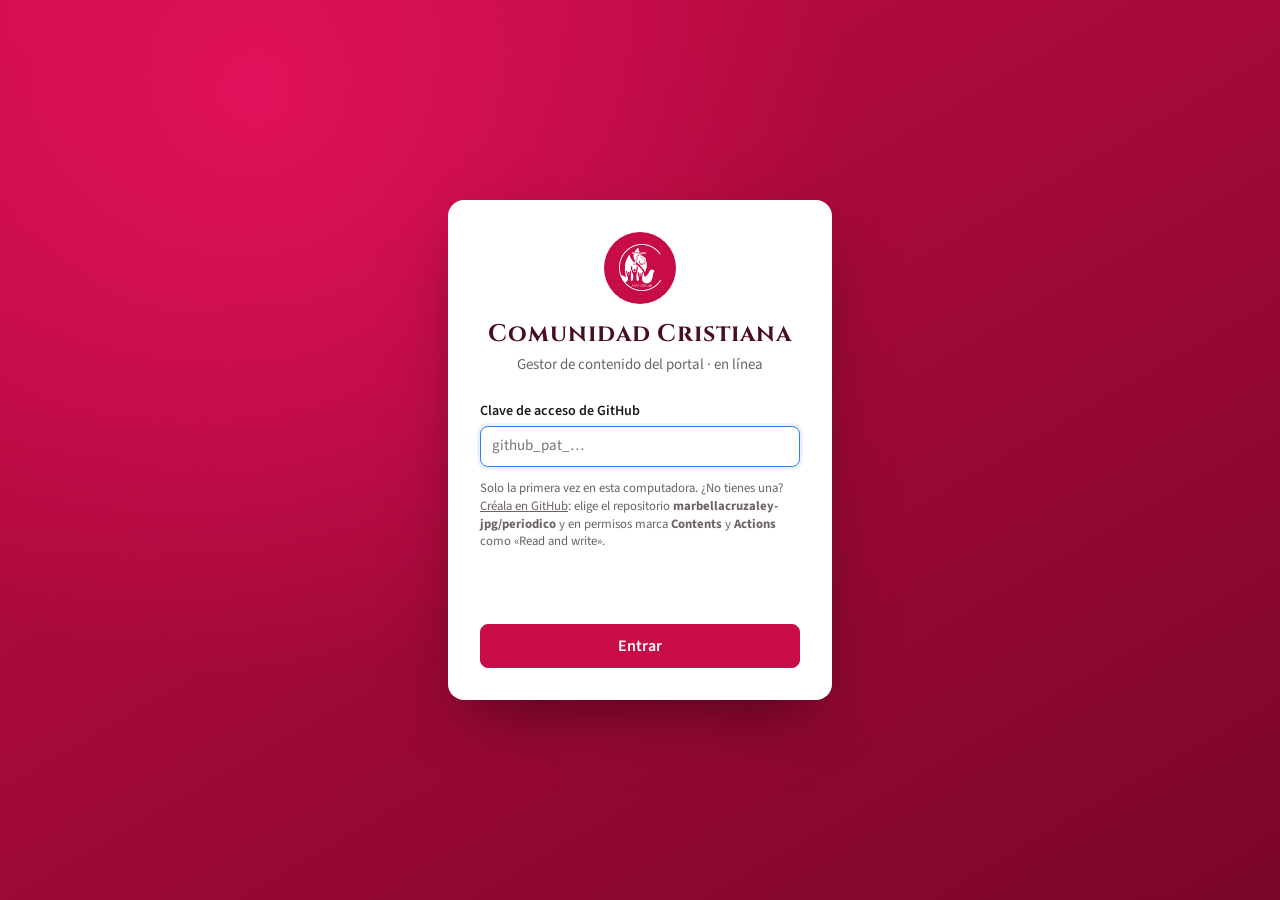
<file: admin/index.html>
<!doctype html>
<html lang="es">
<head>
<meta charset="utf-8">
<meta name="viewport" content="width=device-width, initial-scale=1">
<title>Gestor · Comunidad Cristiana</title>
<link rel="icon" type="image/png" href="../img/emblema-comunidad-cristiana.png">
<meta name="robots" content="noindex">
<link rel="preconnect" href="https://fonts.googleapis.com">
<link rel="preconnect" href="https://fonts.gstatic.com" crossorigin>
<link rel="stylesheet" href="https://fonts.googleapis.com/css2?family=Cinzel:wght@700&family=Literata:opsz,wght@7..72,700&family=Source+Sans+3:wght@400;500;600;700&display=swap">
<link rel="stylesheet" href="../admin/admin.css">
</head>
<body class="modo-visual">

<!-- ============ ENTRADA ============ -->
<div id="entrar" class="entrar" hidden>
  <div class="entrar-tarjeta">
    <div class="entrar-sello"><img src="../img/emblema-comunidad-cristiana.png" alt=""></div>
    <h1>Comunidad Cristiana</h1>
    <p>Gestor de contenido del portal</p>
    <form id="form-entrar">
      <div class="campo">
        <label for="usuario">Usuario</label>
        <input id="usuario" class="entrada" type="text" autocomplete="username" autocapitalize="none" spellcheck="false" required>
      </div>
      <div class="campo">
        <label for="clave">Contraseña</label>
        <input id="clave" class="entrada" type="password" autocomplete="current-password" required>
      </div>
      <p id="entrar-error" class="entrar-error" role="alert"></p>
      <button class="btn btn-primario" type="submit">Entrar</button>
    </form>
  </div>
</div>

<!-- ============ GESTOR ============ -->
<div id="app" class="app" hidden>
  <header class="barra">
    <a class="marca" href="../admin/">
      <span class="marca-sello"><img src="../img/emblema-comunidad-cristiana.png" alt=""></span>
      <span><strong>Comunidad Cristiana</strong><span>Gestor de contenido</span></span>
    </a>
    <div class="modos" role="group" aria-label="Modo de edición">
      <button type="button" data-modo="visual" aria-pressed="true" title="Formulario con la página al lado: haz clic en la página para editar">
        <svg class="ico" viewBox="0 0 24 24"><rect x="3" y="4" width="18" height="16" rx="2"/><path d="M10 4v16"/></svg>Visual</button>
      <button type="button" data-modo="contenido" aria-pressed="false" title="Solo el formulario, a pantalla completa">
        <svg class="ico" viewBox="0 0 24 24"><path d="M4 6h16M4 12h16M4 18h10"/></svg>Contenido</button>
    </div>
    <div class="acciones">
      <p id="estado" class="estado" role="status"><span>Todo guardado</span></p>
      <button type="button" id="deshacer" class="btn btn-fantasma btn-icono" title="Deshacer (Ctrl+Z)" aria-label="Deshacer" disabled>
        <svg class="ico" viewBox="0 0 24 24"><path d="M9 14L4 9l5-5"/><path d="M4 9h11a5 5 0 0 1 0 10h-3"/></svg></button>
      <button type="button" id="rehacer" class="btn btn-fantasma btn-icono" title="Rehacer (Ctrl+Y)" aria-label="Rehacer" disabled>
        <svg class="ico" viewBox="0 0 24 24"><path d="M15 14l5-5-5-5"/><path d="M20 9H9a5 5 0 0 0 0 10h3"/></svg></button>
      <button type="button" id="btn-historial" class="btn btn-fantasma" title="Versiones guardadas">
        <svg class="ico" viewBox="0 0 24 24"><path d="M3 12a9 9 0 1 0 3-6.7L3 8"/><path d="M3 3v5h5M12 7v5l3 2"/></svg><span class="texto-opcional">Historial</span></button>
      <a href="../" target="_blank" rel="noopener" class="btn btn-fantasma" title="Abrir el sitio publicado">
        <svg class="ico" viewBox="0 0 24 24"><path d="M14 4h6v6M20 4l-9 9M18 14v5a1 1 0 0 1-1 1H5a1 1 0 0 1-1-1V7a1 1 0 0 1 1-1h5"/></svg><span class="texto-opcional">Ver sitio</span></a>
      <button type="button" id="guardar" class="btn btn-primario" title="Guardar y publicar (Ctrl+S)">
        <svg class="ico" viewBox="0 0 24 24"><path d="M5 12l5 5L20 7"/></svg>Guardar y publicar</button>
      <button type="button" id="salir" class="btn btn-fantasma btn-icono" title="Cerrar sesión" aria-label="Cerrar sesión">
        <svg class="ico" viewBox="0 0 24 24"><path d="M15 4h4a1 1 0 0 1 1 1v14a1 1 0 0 1-1 1h-4M10 17l5-5-5-5M15 12H3"/></svg></button>
    </div>
  </header>

  <nav id="secciones" class="secciones" aria-label="Secciones de la página"></nav>

  <main id="panel" class="panel"><div id="panel-interior" class="panel-interior"></div></main>

  <section class="vista" aria-label="Vista previa">
    <div class="vista-barra">
      <div class="modos" role="group" aria-label="Tamaño de la vista previa">
        <button type="button" data-dispositivo="escritorio" aria-pressed="true">Escritorio</button>
        <button type="button" data-dispositivo="celular" aria-pressed="false">Celular</button>
      </div>
      <span class="vista-pista"><svg class="ico" viewBox="0 0 24 24"><path d="M9 3l10 10-4 1 3 6-2 1-3-6-4 3z"/></svg>Clic en la página para editar · doble clic para escribir</span>
    </div>
    <div id="vista-marco" class="vista-marco">
      <iframe id="vista-1" class="activo" title="Vista previa de la página"></iframe>
      <iframe id="vista-2" title="Vista previa de la página" aria-hidden="true"></iframe>
    </div>
  </section>
</div>

<!-- ============ DIÁLOGOS ============ -->
<dialog id="dlg-biblioteca">
  <div class="dialogo-cabeza">
    <h2>Elegir una imagen</h2>
    <label class="btn btn-chico subir">Subir nueva<input type="file" id="biblioteca-subir" accept="image/jpeg,image/png,image/webp,image/gif"></label>
    <button type="button" class="btn btn-chico" data-cerrar>Cerrar</button>
  </div>
  <div class="dialogo-cuerpo"><div id="biblioteca" class="biblioteca"></div></div>
</dialog>

<dialog id="dlg-historial">
  <div class="dialogo-cabeza">
    <h2>Versiones guardadas</h2>
    <button type="button" class="btn btn-chico" data-cerrar>Cerrar</button>
  </div>
  <div class="dialogo-cuerpo">
    <p class="ayuda" style="margin-top:0">Cada vez que guardas, la versión anterior queda aquí. Al cargar una, la puedes revisar antes de volver a guardar.</p>
    <ol id="versiones" class="versiones"></ol>
  </div>
</dialog>

<div id="avisos" class="avisos" aria-live="polite"></div>

<script src="../cms/plantilla.js"></script>
<script src="../admin/esquema.js"></script>
<script src="../admin/github.js"></script>
<script src="../admin/admin.js"></script>
</body>
</html>
</file>
<file: admin/admin.css>
/* Gestor de contenido · Comunidad Cristiana */
:root {
  --fondo: #F4F1F2; --panel: #FFFFFF; --superficie: #F8F6F7; --tinta: #1F1A1C; --suave: #6B6367; --linea: #E4DEE0; --linea-fuerte: #CFC6CA;
  --carmesi: #C80C47; --carmesi-hover: #A80A3C; --carmesi-texto: #B00B3F; --rosa: #FBE8EE; --teal: #5C7B7E; --teal-texto: #4B686B;
  --azul: #2F80ED; --azul-suave: #EAF2FD; --verde: #1E8E5A; --ambar: #C27C0E; --rojo: #C62828;
  --radio: 10px; --sombra: 0 1px 2px rgba(40, 20, 28, .06), 0 4px 14px -6px rgba(40, 20, 28, .12);
  --font: "Source Sans 3", "Segoe UI", system-ui, sans-serif; --font-titulo: "Literata", Georgia, serif;
  color-scheme: light;
}
* { box-sizing: border-box; }
html, body { height: 100%; margin: 0; }
body { background: var(--fondo); color: var(--tinta); font: 15px/1.5 var(--font); -webkit-font-smoothing: antialiased; }
button, input, textarea, select { font: inherit; color: inherit; }
button { cursor: pointer; }
[hidden] { display: none !important; }
:focus-visible { outline: 2px solid var(--azul); outline-offset: 2px; }
svg.ico { width: 18px; height: 18px; flex-shrink: 0; fill: none; stroke: currentColor; stroke-width: 2; stroke-linecap: round; stroke-linejoin: round; }

/* ---------- Botones ---------- */
.btn { display: inline-flex; align-items: center; justify-content: center; gap: .4rem; min-height: 2.25rem; padding: .35rem .85rem; border: 1px solid var(--linea-fuerte);
  border-radius: 8px; background: var(--panel); font-weight: 600; font-size: .9rem; text-decoration: none; white-space: nowrap; transition: background .15s, border-color .15s, color .15s; }
.btn:hover { border-color: var(--tinta); }
.btn:disabled { opacity: .45; cursor: default; }
.btn-primario { background: var(--carmesi); border-color: var(--carmesi); color: #fff; }
.btn-primario:hover { background: var(--carmesi-hover); border-color: var(--carmesi-hover); }
.btn-fantasma { border-color: transparent; background: transparent; }
.btn-fantasma:hover { background: var(--superficie); border-color: var(--linea); }
.btn-chico { min-height: 1.9rem; padding: .2rem .6rem; font-size: .85rem; }
.btn-icono { width: 2.25rem; padding: 0; }
.btn-peligro:hover { color: var(--rojo); border-color: var(--rojo); background: #FDECEC; }

/* ---------- Entrada ---------- */
.entrar { min-height: 100%; display: grid; place-items: center; padding: 1.5rem;
  background: radial-gradient(circle at 20% 10%, #E0115A 0, transparent 45%), linear-gradient(150deg, var(--carmesi), #7A0629); }
.entrar-tarjeta { width: min(24rem, 100%); background: var(--panel); border-radius: 16px; padding: 2rem; box-shadow: 0 24px 60px -20px rgba(0, 0, 0, .5); text-align: center; }
.entrar-sello { width: 4.5rem; height: 4.5rem; margin: 0 auto 1rem; border-radius: 50%; background: var(--carmesi); display: grid; place-items: center; }
.entrar-sello img { height: 2.9rem; }
.entrar h1 { margin: 0; font: 700 1.5rem/1.2 "Cinzel", Georgia, serif; letter-spacing: .04em; color: #4A0C22; }
.entrar p { margin: .35rem 0 1.5rem; color: var(--suave); }
.entrar form { display: flex; flex-direction: column; gap: .75rem; text-align: left; }
.entrar .btn { min-height: 2.75rem; font-size: 1rem; }
.entrar-error { color: var(--rojo); font-size: .9rem; min-height: 1.35em; margin: 0; }
.entrar .entrar-ayuda { margin: .5rem 0 0; font-size: .8rem; line-height: 1.4; }
.entrar-ayuda a { color: inherit; text-decoration: underline; }

/* ---------- Campos ---------- */
.campo { display: flex; flex-direction: column; gap: .3rem; min-width: 0; }
.campo > label, .etiqueta-campo { font-weight: 600; font-size: .88rem; }
.ayuda { font-size: .8rem; color: var(--suave); line-height: 1.35; }
.entrada { width: 100%; min-height: 2.5rem; padding: .5rem .7rem; border: 1px solid var(--linea-fuerte); border-radius: 8px; background: var(--panel); transition: border-color .15s, box-shadow .15s; }
.entrada:hover { border-color: #A89DA2; }
.entrada:focus { outline: none; border-color: var(--azul); box-shadow: 0 0 0 3px var(--azul-suave); }
textarea.entrada { resize: vertical; min-height: 4.5rem; line-height: 1.45; }
.entrada-enlace { padding-left: 2rem; background: var(--panel) url("data:image/svg+xml,%3Csvg xmlns='http://www.w3.org/2000/svg' width='16' height='16' viewBox='0 0 24 24' fill='none' stroke='%236B6367' stroke-width='2' stroke-linecap='round'%3E%3Cpath d='M10 14a4 4 0 0 0 5.7 0l3-3a4 4 0 0 0-5.7-5.7l-1 1M14 10a4 4 0 0 0-5.7 0l-3 3a4 4 0 0 0 5.7 5.7l1-1'/%3E%3C/svg%3E") no-repeat .6rem center; font-size: .9rem; }
.destello { animation: destello 1.2s ease-out; }
@keyframes destello { 0%, 30% { box-shadow: 0 0 0 4px rgba(47, 128, 237, .35); border-color: var(--azul); } }
.rejilla { display: grid; grid-template-columns: 1fr 1fr; gap: 1rem .9rem; }
.rejilla > .completo { grid-column: 1 / -1; }
.titulo-grupo { grid-column: 1 / -1; margin: .9rem 0 -.25rem; padding-top: .9rem; border-top: 1px solid var(--linea); font-size: .75rem; font-weight: 700; letter-spacing: .1em; text-transform: uppercase; color: var(--teal-texto); }
.titulo-grupo:first-child { margin-top: 0; padding-top: 0; border-top: 0; }

/* Barra de formato del texto con enlaces */
.formato { display: flex; gap: .25rem; align-items: center; }
.formato button { min-height: 1.75rem; padding: 0 .5rem; border: 1px solid var(--linea); border-radius: 6px; background: var(--superficie); font-size: .8rem; font-weight: 700; }
.formato button:hover { border-color: var(--tinta); }
.formato span { margin-left: auto; font-size: .75rem; color: var(--suave); }

/* Interruptor */
.interruptor { display: flex; align-items: center; gap: .65rem; cursor: pointer; font-weight: 600; font-size: .9rem; min-height: 2.25rem; }
.interruptor input { position: absolute; opacity: 0; width: 1px; height: 1px; }
.interruptor .riel { position: relative; width: 2.6rem; height: 1.5rem; flex-shrink: 0; border-radius: 999px; background: #CFC6CA; transition: background .2s; }
.interruptor .riel::after { content: ""; position: absolute; top: 3px; left: 3px; width: calc(1.5rem - 6px); height: calc(1.5rem - 6px); border-radius: 50%; background: #fff; box-shadow: 0 1px 3px rgba(0, 0, 0, .3); transition: transform .2s; }
.interruptor input:checked + .riel { background: var(--verde); }
.interruptor input:checked + .riel::after { transform: translateX(1.1rem); }
.interruptor input:focus-visible + .riel { outline: 2px solid var(--azul); outline-offset: 2px; }
.interruptor-seccion { padding: .6rem .8rem; border-radius: var(--radio); background: var(--superficie); border: 1px solid var(--linea); }

/* Imagen */
.imagen-campo { display: grid; grid-template-columns: 7.5rem 1fr; gap: .8rem; align-items: start; }
.miniatura { position: relative; aspect-ratio: 4 / 3; border-radius: 8px; overflow: hidden; border: 1px dashed var(--linea-fuerte);
  background: repeating-conic-gradient(#EEE9EB 0 25%, #F8F6F7 0 50%) 50% / 14px 14px; display: grid; place-items: center; cursor: pointer; }
.miniatura img { width: 100%; height: 100%; object-fit: contain; }
.miniatura .vacia { font-size: .8rem; color: var(--suave); text-align: center; padding: .4rem; }
.miniatura.arrastrando { border: 2px solid var(--azul); background: var(--azul-suave); }
.miniatura.cargando::after { content: "Subiendo…"; position: absolute; inset: 0; display: grid; place-items: center; background: rgba(255, 255, 255, .85); font-weight: 600; font-size: .85rem; }
.imagen-acciones { display: flex; flex-direction: column; gap: .4rem; min-width: 0; }
.imagen-acciones .fila { display: flex; flex-wrap: wrap; gap: .4rem; }
.ruta-archivo { font-size: .78rem; color: var(--suave); overflow-wrap: anywhere; }
.ruta-archivo summary { cursor: pointer; width: max-content; }
.ruta-archivo .entrada { margin-top: .3rem; min-height: 2rem; font-size: .8rem; }
.subir { position: relative; overflow: hidden; }
.subir input { position: absolute; inset: 0; opacity: 0; cursor: pointer; }

/* PDF */
.pdf-campo { display: flex; align-items: center; gap: .75rem; padding: .65rem .75rem; border: 1px solid var(--linea-fuerte); border-radius: 8px; background: var(--panel); }
.pdf-icono { width: 2.4rem; height: 2.9rem; flex-shrink: 0; border-radius: 4px; background: var(--carmesi); color: #fff; display: grid; place-items: center; font-size: .7rem; font-weight: 700; }
.pdf-nombre { flex: 1; min-width: 0; font-weight: 600; font-size: .9rem; overflow-wrap: anywhere; }
.pdf-campo .fila { display: flex; gap: .4rem; flex-wrap: wrap; }

/* Grupo */
.grupo { border: 1px solid var(--linea); border-radius: var(--radio); padding: .9rem; background: var(--superficie); }
.grupo > legend { padding: 0 .4rem; font-weight: 700; font-size: .9rem; }
.grupo .entrada, .grupo .pdf-campo { background-color: var(--panel); }

/* Lista */
.lista-cabeza { display: flex; align-items: center; justify-content: space-between; gap: .5rem; }
.lista-cabeza .contador { font-weight: 500; color: var(--suave); }
.lista { display: flex; flex-direction: column; gap: .5rem; margin-top: .4rem; }
.tarjeta { border: 1px solid var(--linea); border-radius: var(--radio); background: var(--panel); box-shadow: var(--sombra); transition: border-color .15s; }
.tarjeta.abierta { border-color: var(--linea-fuerte); }
.tarjeta-cabeza { display: flex; align-items: center; gap: .6rem; padding: .45rem .45rem .45rem .7rem; cursor: pointer; border-radius: var(--radio); }
.tarjeta-cabeza:hover { background: var(--superficie); }
.tarjeta-num { width: 1.6rem; height: 1.6rem; flex-shrink: 0; border-radius: 50%; background: var(--rosa); color: var(--carmesi-texto); display: grid; place-items: center; font-size: .75rem; font-weight: 700; }
.tarjeta-mini { width: 2.6rem; height: 2rem; flex-shrink: 0; border-radius: 4px; object-fit: cover; background: var(--superficie); }
.tarjeta-titulo { flex: 1; min-width: 0; font-weight: 600; font-size: .9rem; white-space: nowrap; overflow: hidden; text-overflow: ellipsis; }
.tarjeta-titulo.vacio { color: var(--suave); font-weight: 400; font-style: italic; }
.tarjeta-botones { display: flex; gap: .1rem; opacity: .55; transition: opacity .15s; }
.tarjeta-cabeza:hover .tarjeta-botones, .tarjeta-botones:focus-within, .tarjeta.abierta .tarjeta-botones { opacity: 1; }
.tarjeta-botones .btn { width: 1.9rem; min-height: 1.9rem; padding: 0; border-color: transparent; background: transparent; }
.tarjeta-botones .btn:hover { border-color: var(--linea-fuerte); background: var(--panel); }
.flechita { transition: transform .2s; color: var(--suave); }
.tarjeta.abierta .flechita { transform: rotate(90deg); }
.tarjeta-cuerpo { padding: .4rem .9rem 1rem; border-top: 1px solid var(--linea); }
.lista-vacia { padding: 1rem; text-align: center; border: 1px dashed var(--linea-fuerte); border-radius: var(--radio); color: var(--suave); font-size: .9rem; }
.agregar { width: 100%; border-style: dashed; color: var(--carmesi-texto); }
.agregar:hover { border-color: var(--carmesi); background: var(--rosa); }

/* ---------- Estructura ---------- */
.app { height: 100%; display: grid; grid-template-columns: 15.5rem minmax(0, 1fr); grid-template-rows: auto minmax(0, 1fr); }
.modo-visual .app { grid-template-columns: 15.5rem minmax(22rem, 27rem) minmax(0, 1fr); }
.barra { grid-column: 1 / -1; display: flex; align-items: center; gap: 1rem; padding: .55rem 1rem; background: var(--panel); border-bottom: 1px solid var(--linea); }
.marca { display: flex; align-items: center; gap: .65rem; min-width: 0; text-decoration: none; }
.marca-sello { width: 2.3rem; height: 2.3rem; flex-shrink: 0; border-radius: 8px; background: var(--carmesi); display: grid; place-items: center; }
.marca-sello img { height: 1.5rem; }
.marca strong { display: block; font: 700 .95rem/1.1 "Cinzel", Georgia, serif; letter-spacing: .03em; color: #4A0C22; white-space: nowrap; }
.marca span { display: block; font-size: .78rem; color: var(--suave); }
.modos { display: flex; padding: 3px; border-radius: 9px; background: var(--superficie); border: 1px solid var(--linea); }
.modos button { display: flex; align-items: center; gap: .35rem; padding: .3rem .8rem; border: 0; border-radius: 7px; background: transparent; font-weight: 600; font-size: .88rem; color: var(--suave); }
.modos button[aria-pressed="true"] { background: var(--panel); color: var(--tinta); box-shadow: 0 1px 3px rgba(0, 0, 0, .12); }
.acciones { margin-left: auto; display: flex; align-items: center; gap: .4rem; }
.estado { display: flex; align-items: center; gap: .4rem; margin-right: .3rem; font-size: .85rem; color: var(--suave); white-space: nowrap; }
.estado::before { content: ""; width: .5rem; height: .5rem; border-radius: 50%; background: var(--verde); }
.estado.sucio::before { background: var(--ambar); }
.estado.sucio { color: var(--ambar); font-weight: 600; }

.secciones { overflow-y: auto; padding: .9rem .6rem; background: var(--panel); border-right: 1px solid var(--linea); display: flex; flex-direction: column; gap: 2px; }
.secciones-titulo { margin: .2rem .6rem .4rem; font-size: .7rem; font-weight: 700; letter-spacing: .12em; text-transform: uppercase; color: var(--suave); }
.secciones button { display: flex; align-items: center; gap: .6rem; width: 100%; padding: .5rem .65rem; border: 0; border-radius: 8px; background: transparent; text-align: left; font-weight: 600; font-size: .9rem; color: #3D3639; }
.secciones button:hover { background: var(--superficie); }
.secciones button[aria-current="true"] { background: var(--rosa); color: var(--carmesi-texto); }
.secciones button .oculta { margin-left: auto; font-size: .7rem; font-weight: 600; color: var(--suave); background: var(--superficie); padding: 0 .4rem; border-radius: 4px; }
.consejos { margin-top: auto; padding: .8rem; border-radius: var(--radio); background: var(--azul-suave); font-size: .8rem; line-height: 1.4; color: #24518F; }
.consejos strong { display: block; margin-bottom: .2rem; }
.consejos kbd { font: 600 .72rem var(--font); padding: 0 .3rem; border: 1px solid #A9C6EE; border-radius: 4px; background: #fff; }

.panel { overflow-y: auto; background: var(--fondo); }
.panel-interior { max-width: 46rem; margin: 0 auto; padding: 1.4rem 1.25rem 4rem; }
.modo-visual .panel { background: var(--panel); border-right: 1px solid var(--linea); }
.modo-visual .panel-interior { padding: 1.2rem 1.1rem 4rem; }
.panel-cabeza { margin-bottom: 1.2rem; }
.panel-cabeza h1 { margin: 0; font: 700 1.45rem/1.2 var(--font-titulo); color: #4A0C22; }
.panel-cabeza p { margin: .25rem 0 0; color: var(--suave); }
.panel-cabeza .btn { margin-top: .6rem; }
.tarjeta-seccion { background: var(--panel); border-radius: 14px; padding: 1.2rem; box-shadow: var(--sombra); }
.modo-visual .tarjeta-seccion { padding: 0; box-shadow: none; }
.modo-visual .rejilla { grid-template-columns: 1fr; }
.modo-visual .imagen-campo { grid-template-columns: 6rem 1fr; }

.vista { display: none; min-width: 0; flex-direction: column; background: #DCD5D8; }
.modo-visual .vista { display: flex; }
.vista-barra { display: flex; align-items: center; gap: .6rem; padding: .45rem .8rem; font-size: .82rem; color: var(--suave); background: var(--superficie); border-bottom: 1px solid var(--linea); }
.vista-barra .modos button { padding: .2rem .6rem; font-size: .8rem; }
.vista-pista { margin-left: auto; display: flex; align-items: center; gap: .35rem; }
.vista-marco { position: relative; flex: 1; min-height: 0; margin: 0 auto; width: 100%; transition: width .3s; }
.vista-marco.celular { width: 390px; margin: 1rem auto; border-radius: 24px; overflow: hidden; box-shadow: 0 0 0 10px #1F1A1C, 0 20px 50px -10px rgba(0, 0, 0, .5); }
.vista-marco iframe { position: absolute; inset: 0; width: 100%; height: 100%; border: 0; background: #fff; visibility: hidden; }
.vista-marco iframe.activo { visibility: visible; }

/* ---------- Diálogos ---------- */
dialog { width: min(52rem, calc(100vw - 2rem)); max-height: calc(100vh - 3rem); padding: 0; border: 0; border-radius: 14px; box-shadow: 0 30px 80px -20px rgba(0, 0, 0, .5); }
dialog::backdrop { background: rgba(31, 26, 28, .55); }
.dialogo-cabeza { position: sticky; top: 0; z-index: 1; display: flex; align-items: center; gap: .75rem; padding: .9rem 1.1rem; background: var(--panel); border-bottom: 1px solid var(--linea); }
.dialogo-cabeza h2 { margin: 0; font-size: 1.1rem; }
.dialogo-cabeza .btn:last-child { margin-left: auto; }
.dialogo-cuerpo { padding: 1.1rem; }
.biblioteca { display: grid; grid-template-columns: repeat(auto-fill, minmax(9rem, 1fr)); gap: .75rem; }
.biblioteca button { display: flex; flex-direction: column; gap: .3rem; padding: .4rem; border: 2px solid transparent; border-radius: 10px; background: var(--superficie); text-align: left; }
.biblioteca button:hover { border-color: var(--azul); }
.biblioteca img { width: 100%; aspect-ratio: 4 / 3; object-fit: cover; border-radius: 6px; background: #EEE9EB; }
.biblioteca span { font-size: .75rem; color: var(--suave); overflow-wrap: anywhere; line-height: 1.25; }
.versiones { display: flex; flex-direction: column; }
.versiones li { display: flex; align-items: center; gap: 1rem; padding: .65rem 0; border-bottom: 1px solid var(--linea); }
.versiones li span { flex: 1; }
.versiones ol { margin: 0; padding: 0; list-style: none; }

/* ---------- Avisos ---------- */
.avisos { position: fixed; z-index: 100; left: 50%; bottom: 1.25rem; transform: translateX(-50%); display: flex; flex-direction: column; align-items: center; gap: .5rem; pointer-events: none; }
.aviso { display: flex; align-items: center; gap: .8rem; padding: .65rem .9rem .65rem 1rem; border-radius: 10px; background: #1F1A1C; color: #fff; font-weight: 600; font-size: .9rem;
  box-shadow: 0 10px 30px -8px rgba(0, 0, 0, .5); pointer-events: auto; animation: sube .25s ease-out; max-width: calc(100vw - 2rem); }
.aviso.ok { background: #145C3B; }
.aviso.error { background: var(--rojo); }
.aviso button { border: 0; background: rgba(255, 255, 255, .16); color: #fff; border-radius: 6px; padding: .2rem .6rem; font-weight: 700; }
@keyframes sube { from { opacity: 0; transform: translateY(10px); } }

/* ---------- Pantallas angostas ---------- */
@media (max-width: 1100px) {
  .modo-visual .app { grid-template-columns: 4.2rem minmax(20rem, 24rem) minmax(0, 1fr); }
  .modo-visual .secciones button span:not(.sr), .modo-visual .secciones .secciones-titulo, .modo-visual .consejos, .modo-visual .secciones .oculta { display: none; }
  .modo-visual .secciones button { justify-content: center; padding: .6rem 0; }
  .estado span { display: none; }
}
@media (max-width: 760px) {
  .app, .modo-visual .app { grid-template-columns: 1fr; grid-template-rows: auto auto minmax(0, 1fr); }
  .barra { flex-wrap: wrap; gap: .5rem; }
  .marca span, .btn .texto-opcional { display: none; }
  .acciones { margin-left: 0; width: 100%; }
  .acciones .btn-primario { margin-left: auto; }
  .secciones, .modo-visual .secciones { flex-direction: row; overflow-x: auto; padding: .45rem; border-right: 0; border-bottom: 1px solid var(--linea); }
  .secciones button, .modo-visual .secciones button { width: auto; flex-shrink: 0; padding: .45rem .7rem; }
  .modo-visual .secciones button span:not(.sr) { display: inline; }
  .secciones-titulo, .consejos { display: none; }
  .modo-visual .panel { display: none; }
  .rejilla { grid-template-columns: 1fr; }
}
.sr { position: absolute; width: 1px; height: 1px; overflow: hidden; clip: rect(0 0 0 0); white-space: nowrap; }
</file>
